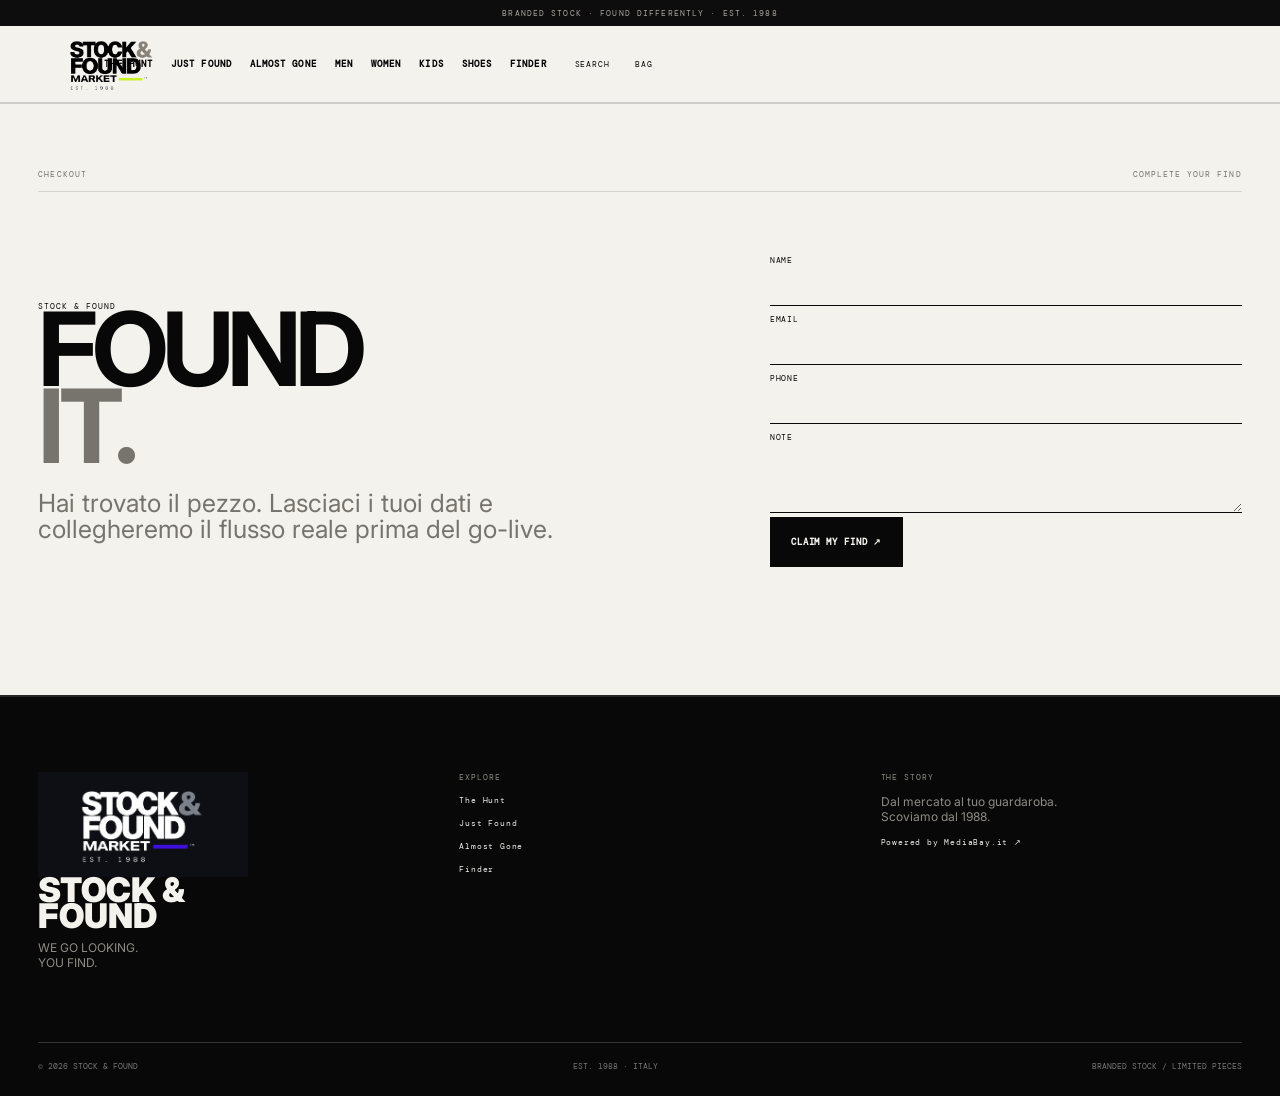
<file: checkout.html>
<!doctype html><html lang="it"><head><meta charset="utf-8"><meta name="viewport" content="width=device-width,initial-scale=1"><title>CHECKOUT — STOCK & FOUND 88</title><link rel="stylesheet" href="styles.css?v=88.10"><link rel="stylesheet" href="brand-system.css?v=96.1"><link rel="stylesheet" href="header-footer-logo-fix.css?v=97.1"><link rel="stylesheet" href="header-bg-fix.css?v=98.1"><link rel="stylesheet" href="logo-background-fix-v2.css?v=99.2"><link rel="stylesheet" href="market-story-v3.css?v=100.1"></head><body data-page="checkout"><div id="header"></div><main class="wrap checkout section"><div class="line"><span>CHECKOUT</span><span>COMPLETE YOUR FIND</span></div><div class="manifesto"><div><div class="eyebrow">STOCK &amp; FOUND 88</div><h2>FOUND<br><em>IT.</em></h2><p>Hai trovato il pezzo. Lasciaci i tuoi dati e collegheremo il flusso reale prima del go-live.</p></div><form id="checkoutForm"><label>NAME<input required name="name"></label><label>EMAIL<input required type="email" name="email"></label><label>PHONE<input name="phone"></label><label>NOTE<textarea name="note" rows="4"></textarea></label><button class="btn dark" type="submit">CLAIM MY FIND ↗</button></form></div></main><div id="footer"></div><div id="overlay" class="overlay"></div><aside id="cart" class="cart"></aside><script src="js/app.js?v=88.10"></script><script src="js/brand-system.js?v=96.1"></script><script src="js/header-footer-logo-fix.js?v=97.1"></script><script src="js/header-bg-fix.js?v=98.1"></script></body></html>
</file>
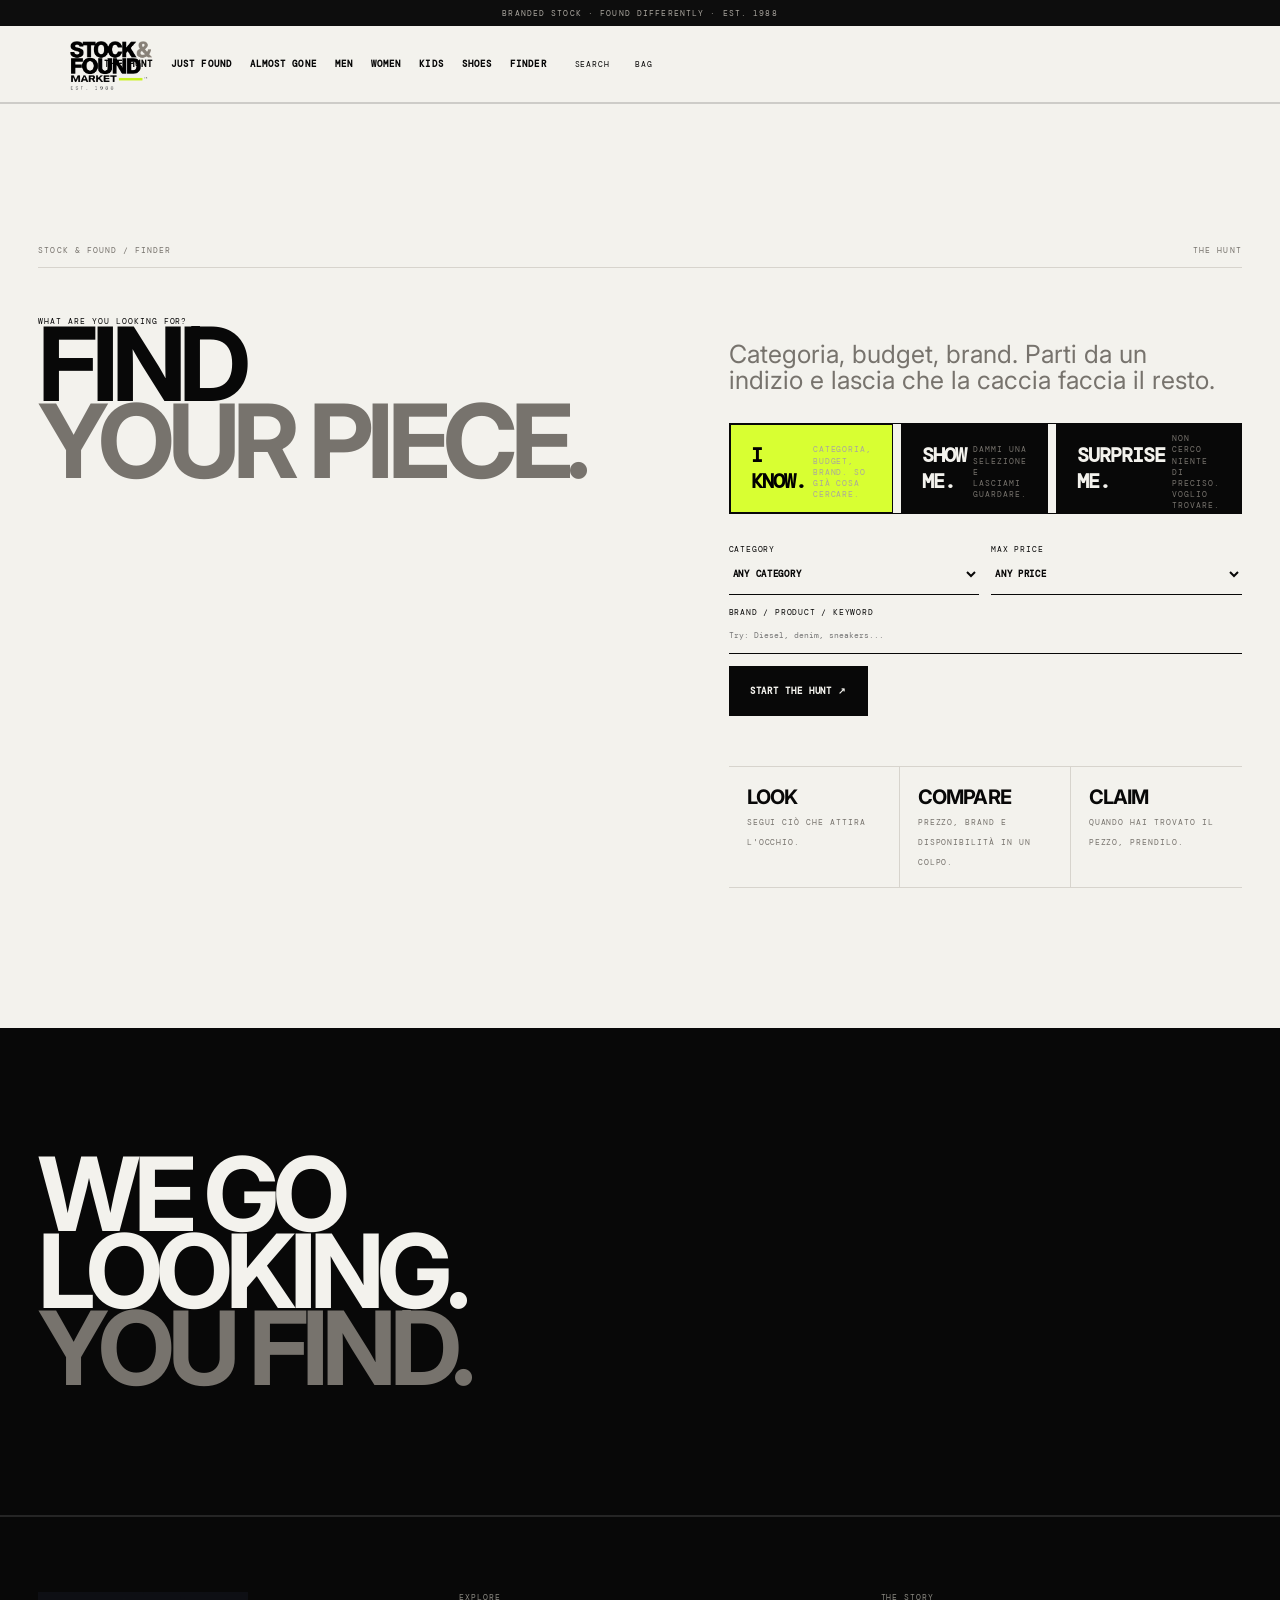
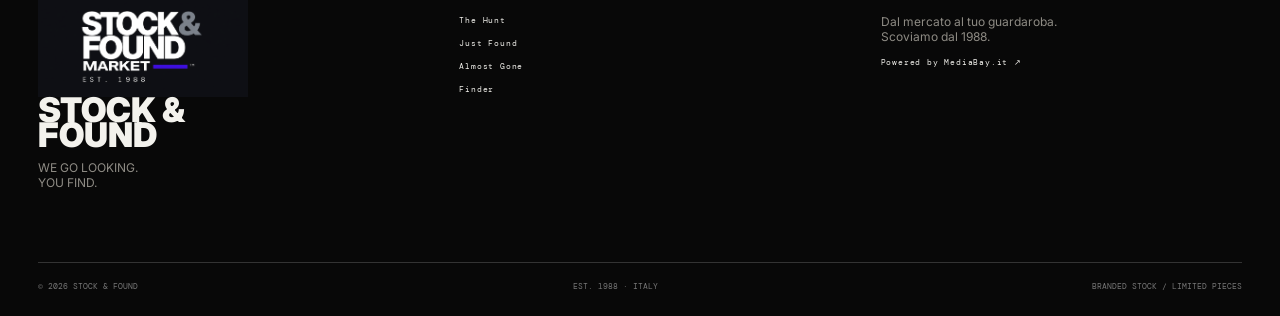
<file: finder.html>
<!doctype html><html lang="it"><head><meta charset="utf-8"><meta name="viewport" content="width=device-width,initial-scale=1"><title>FINDER — STOCK & FOUND 88</title><link rel="stylesheet" href="styles.css?v=88.10"><link rel="stylesheet" href="market.css?v=89.1"><link rel="stylesheet" href="brand-system.css?v=96.1"><link rel="stylesheet" href="header-footer-logo-fix.css?v=97.1"><link rel="stylesheet" href="header-bg-fix.css?v=98.1"><link rel="stylesheet" href="logo-background-fix-v2.css?v=99.2"><link rel="stylesheet" href="market-story-v3.css?v=100.1"></head><body data-page="finder"><div id="header"></div><main><section class="finder"><div class="wrap"><div class="line"><span>STOCK &amp; FOUND 88 / FINDER</span><span>THE HUNT</span></div><div class="finder-grid"><div><div class="eyebrow">WHAT ARE YOU LOOKING FOR?</div><h1>FIND<br><em>YOUR PIECE.</em></h1></div><div class="finder-copy"><p>Categoria, budget, brand. Parti da un indizio e lascia che la caccia faccia il resto.</p><form class="finder-form" id="finderForm"><label>CATEGORY<select id="finderCat"><option value="">ANY CATEGORY</option><option>Men</option><option>Women</option><option>Kids</option><option>Shoes</option><option>Accessories</option></select></label><label>MAX PRICE<select id="finderPrice"><option value="">ANY PRICE</option><option value="30">UNDER €30</option><option value="50">UNDER €50</option><option value="80">UNDER €80</option><option value="120">UNDER €120</option></select></label><label class="full">BRAND / PRODUCT / KEYWORD<input id="finderQuery" type="search" placeholder="Try: Diesel, denim, sneakers..."></label><div class="full"><button class="btn dark" type="submit">START THE HUNT ↗</button><div class="finder-result" id="finderResult"></div></div></form></div></div></div></section><section class="darkband"><div class="wrap"><h2>WE GO<br>LOOKING.<br><em>YOU FIND.</em></h2></div></section></main><div id="footer"></div><div id="overlay" class="overlay"></div><aside id="cart" class="cart"></aside><script src="js/app.js?v=88.10"></script><script src="js/market.js?v=89.1"></script><script src="js/brand-system.js?v=96.1"></script><script src="js/header-footer-logo-fix.js?v=97.1"></script><script src="js/header-bg-fix.js?v=98.1"></script></body></html>
</file>
<file: styles.css>
@import url('https://fonts.googleapis.com/css2?family=DM+Mono:wght@400;500&family=Inter:wght@400;600;700;800;900&display=swap');
:root{--paper:#f4f4f0;--ink:#0d0d0d;--muted:#77736d;--line:#d7d4cd;--soft:#ebe9e3;--pad:clamp(16px,3vw,48px);--max:1500px}*{box-sizing:border-box}html{scroll-behavior:smooth}body{margin:0;background:var(--paper);color:var(--ink);font-family:Inter,Arial,sans-serif}body.lock{overflow:hidden}a{color:inherit;text-decoration:none}button,input,select,textarea{font:inherit}.wrap{width:min(calc(100% - 2*var(--pad)),var(--max));margin:auto}.utility{background:var(--ink);color:#aaa69f;padding:8px var(--pad);text-align:center;font:8px 'DM Mono';letter-spacing:.14em}.header{position:sticky;top:0;z-index:50;background:rgba(244,244,240,.96);backdrop-filter:blur(14px);border-bottom:1px solid var(--line)}.head{width:min(calc(100% - 2*var(--pad)),var(--max));margin:auto;min-height:76px;display:grid;grid-template-columns:44px auto 1fr auto;gap:22px;align-items:center}.menu{display:none;border:0;background:none;font-size:20px}.logo{font-weight:900;font-size:19px;line-height:.78;letter-spacing:-.07em}.logo small{display:block;margin-top:7px;font:7px 'DM Mono';letter-spacing:.1em;color:var(--muted)}.nav{display:flex;justify-content:flex-end;gap:18px;flex-wrap:wrap}.nav a,.actions button{border:0;background:none;font:8px 'DM Mono';letter-spacing:.1em}.actions{display:flex;gap:14px}.hero{display:grid;grid-template-columns:42% 58%;min-height:calc(100svh - 76px)}.hero-copy{padding:clamp(28px,4vw,70px) var(--pad);background:var(--ink);color:#fff;display:flex;flex-direction:column;justify-content:space-between}.eyebrow,.line{font:8px 'DM Mono';letter-spacing:.13em}.hero h1{font-size:clamp(70px,11vw,180px);line-height:.72;letter-spacing:-.1em;margin:0}.hero h1 span{color:#aaa69f}.hero h1 em{font-style:normal;color:#fff}.hero-copy p{font-size:clamp(20px,2.2vw,34px);line-height:.95;max-width:580px;margin:35px 0}.hero-copy p strong{color:#aaa69f}.hero-bottom{display:flex;justify-content:space-between;gap:20px;align-items:end;font:8px 'DM Mono';letter-spacing:.1em}.hero-img{position:relative;overflow:hidden}.hero-img img{width:100%;height:100%;object-fit:cover;filter:saturate(.82)}.hero-img:after{content:'';position:absolute;inset:0;background:linear-gradient(180deg,rgba(0,0,0,.1),transparent 45%,rgba(0,0,0,.25))}.hero-code,.hero-tag{position:absolute;z-index:2;color:#fff;font:8px 'DM Mono';letter-spacing:.12em}.hero-code{top:25px;right:25px}.hero-tag{bottom:25px;left:25px}.btn{display:inline-flex;justify-content:center;gap:12px;padding:15px 18px;border:0;font:8px 'DM Mono';letter-spacing:.12em}.btn.light{background:#fff}.btn.dark{background:var(--ink);color:#fff}.marquee{overflow:hidden;white-space:nowrap;border-bottom:1px solid var(--line)}.marquee div{display:inline-block;padding:12px 0;font:8px 'DM Mono';letter-spacing:.14em;animation:m 30s linear infinite}@keyframes m{to{transform:translateX(-50%)}}.section{padding:clamp(75px,10vw,145px) 0}.line{display:flex;justify-content:space-between;border-bottom:1px solid var(--line);padding-bottom:12px;color:var(--muted)}.manifesto{display:grid;grid-template-columns:1fr .75fr;gap:8vw;margin-top:55px;align-items:end}.manifesto h2,.darkband h2,.split h2,.closing h2,.finder h1{font-size:clamp(60px,8vw,130px);line-height:.75;letter-spacing:-.09em;margin:0}.manifesto h2 em,.darkband h2 em,.split h2 em,.closing h2 em,.finder h1 em{font-style:normal;color:var(--muted)}.manifesto p,.darkband p,.split p,.finder-copy p{font-size:clamp(18px,2vw,25px);line-height:1.05;color:var(--muted)}.arrow{display:inline-block;margin-top:22px;font:8px 'DM Mono';letter-spacing:.12em}.grid{display:grid;grid-template-columns:repeat(4,1fr);gap:14px}.drop .grid{margin-top:40px}.media{position:relative;aspect-ratio:4/5;background:#e4e1da;overflow:hidden}.media img{width:100%;height:100%;object-fit:cover;transition:.5s}.card:hover img{transform:scale(1.04)}.badge{position:absolute;left:10px;top:10px;background:rgba(244,244,240,.92);padding:7px 8px;font:7px 'DM Mono';letter-spacing:.1em}.meta{padding:12px 0 28px}.meta small,.meta span{display:block;font:8px 'DM Mono';color:var(--muted)}.meta strong{display:block;margin:6px 0;font-size:14px}.meta del{margin-right:9px;color:#aaa}.darkband{background:var(--ink);color:#fff;padding:clamp(80px,10vw,150px) 0}.darkband-inner{display:grid;grid-template-columns:1fr .7fr;gap:8vw;align-items:end}.darkband p{color:#aaa69f}.category-grid{display:grid;grid-template-columns:repeat(5,1fr);border-left:1px solid var(--line);margin-top:28px}.category-grid a{min-height:250px;padding:18px;border-right:1px solid var(--line);border-bottom:1px solid var(--line);display:flex;flex-direction:column;justify-content:space-between}.category-grid span,.category-grid i{font:8px 'DM Mono';color:var(--muted)}.category-grid b{font-size:clamp(22px,3vw,44px);letter-spacing:-.06em}.split{display:grid;grid-template-columns:1fr 1fr}.split .image{min-height:680px}.split .image img{width:100%;height:100%;object-fit:cover}.split .copy{padding:clamp(55px,8vw,120px);background:var(--soft);display:flex;flex-direction:column;justify-content:center}.stamp{margin-top:45px;font:8px 'DM Mono';letter-spacing:.12em;color:var(--muted)}.closing{padding:clamp(80px,11vw,160px)}.newsletter{background:var(--ink);color:#fff;padding:clamp(80px,10vw,150px)}.newsletter-inner{display:grid;grid-template-columns:1fr .7fr;gap:8vw;align-items:end}.newsletter h2{font-size:clamp(58px,8vw,125px);line-height:.76;letter-spacing:-.08em}.newsletter p{color:#aaa69f;font-size:20px}.newsletter form{display:grid;gap:20px}.newsletter label,.checkout label,.finder-form label{font:8px 'DM Mono';letter-spacing:.1em}.newsletter input,.checkout input,.checkout textarea,.finder-form select,.finder-form input{width:100%;border:0;border-bottom:1px solid #555;background:transparent;padding:13px 0;outline:0}.newsletter input{color:#fff}.foot{background:#0d0d0d;color:#fff;padding:75px var(--pad) 25px}.footgrid{width:min(100%,var(--max));margin:auto;display:grid;grid-template-columns:1fr 1fr 1fr;gap:60px}.footbrand{font-weight:900;font-size:34px;line-height:.75}.foot p{color:#8e8b84;font-size:12px}.foot small,.foot a{display:block;font:8px 'DM Mono';letter-spacing:.1em}.foot a{margin-top:13px}.footbottom{width:min(100%,var(--max));margin:60px auto 0;border-top:1px solid #333;padding-top:18px;display:flex;justify-content:space-between;color:#777;font:8px 'DM Mono'}.overlay{position:fixed;inset:0;background:rgba(0,0,0,.45);z-index:90;opacity:0;visibility:hidden}.overlay.open{opacity:1;visibility:visible}.cart{position:fixed;z-index:100;right:0;top:0;width:min(440px,100%);height:100dvh;background:var(--paper);transform:translateX(100%);transition:.35s;padding:25px;display:flex;flex-direction:column}.cart.open{transform:none}.carttop{display:flex;justify-content:space-between;border-bottom:1px solid var(--line);padding-bottom:16px;font:9px 'DM Mono'}.carttop button{border:0;background:none}.cartlist{flex:1;overflow:auto;padding:20px 0}.cartitem{display:grid;grid-template-columns:76px 1fr;gap:14px;margin-bottom:20px}.cartitem img{width:76px;height:96px;object-fit:cover}.cartitem small,.cartitem span{display:block;font:8px 'DM Mono';color:var(--muted)}.cartitem strong{display:block;margin:5px 0;font-size:13px}.cartbottom{border-top:1px solid var(--line);padding-top:18px}.carttotal{display:flex;justify-content:space-between;font:9px 'DM Mono';margin-bottom:15px}.cartbottom .btn{width:100%}.shop-page,.checkout{padding-top:65px}.shop-title{display:grid;grid-template-columns:1fr .5fr;gap:8vw;align-items:end;padding:50px 0 45px}.shop-title h1{font-size:clamp(80px,12vw,180px);line-height:.73;letter-spacing:-.095em}.shop-title p{font-size:20px;color:var(--muted)}.filters{display:flex;flex-wrap:wrap;gap:8px}.filter{border:1px solid var(--line);background:transparent;padding:10px 13px;font:8px 'DM Mono'}.filter.active,.filter:hover{background:var(--ink);color:#fff}.shop-tools{border-top:1px solid var(--line);border-bottom:1px solid var(--line);padding:13px 0;display:flex;justify-content:space-between;font:8px 'DM Mono';color:var(--muted)}.product{display:grid;grid-template-columns:1.1fr .9fr;gap:8vw;padding:25px 0 120px}.product-image{min-height:720px;background:#e4e1da}.product-image img{width:100%;height:100%;min-height:720px;object-fit:cover}.product-info{padding-top:30px;position:sticky;top:110px;height:max-content}.product-info h1{font-size:clamp(42px,6vw,86px);line-height:.82;letter-spacing:-.075em}.price{font:14px 'DM Mono';border-bottom:1px solid var(--line);padding-bottom:20px}.price del{color:#888;margin-left:10px}.sizes{display:flex;gap:6px;flex-wrap:wrap}.size{min-width:48px;padding:12px;border:1px solid var(--line);background:transparent;font:9px 'DM Mono'}.size.active{background:var(--ink);color:#fff}.add{width:100%;padding:18px;background:var(--ink);color:#fff;border:0;font:9px 'DM Mono';letter-spacing:.11em}.note{margin-top:18px;padding-top:18px;border-top:1px solid var(--line);font:8px/1.5 'DM Mono';color:var(--muted)}.finder{padding:clamp(80px,11vw,155px) 0;background:var(--soft)}.finder-grid{display:grid;grid-template-columns:1.15fr .85fr;gap:8vw;margin-top:48px}.finder-form{display:grid;grid-template-columns:1fr 1fr;gap:12px;margin-top:30px}.finder-form .full{grid-column:1/-1}.finder-result{margin-top:20px;font:9px 'DM Mono';color:var(--muted)}.search-panel{position:fixed;left:0;right:0;top:84px;z-index:79;background:rgba(244,244,240,.98);padding:25px var(--pad);border-bottom:1px solid var(--line);transform:translateY(-120%);opacity:0;pointer-events:none;transition:.35s}.search-panel.open{transform:none;opacity:1;pointer-events:auto}.search-inner{width:min(100%,var(--max));margin:auto;display:flex;border-bottom:1px solid var(--ink);padding-bottom:14px}.search-inner input{flex:1;border:0;background:transparent;outline:0;font-size:clamp(24px,4vw,55px);font-weight:700}.search-inner button{border:0;background:none;font:8px 'DM Mono'}.search-results{width:min(100%,var(--max));margin:18px auto;display:grid;grid-template-columns:repeat(4,1fr);gap:12px}.search-results a{display:grid;grid-template-columns:55px 1fr;gap:10px}.search-results img{width:55px;height:68px;object-fit:cover}.search-results small,.search-results span{display:block;font:7px 'DM Mono';color:var(--muted)}.mobile-menu{position:fixed;inset:0;z-index:9999;background:var(--paper);padding:88px 24px 30px;display:flex;flex-direction:column;transform:translateX(100%);visibility:hidden;opacity:0;transition:.35s;overflow:auto}.mobile-menu.open{transform:none;visibility:visible;opacity:1}.mobile-menu a{padding:17px 0;border-bottom:1px solid var(--line);font:900 clamp(28px,8vw,48px)/.9 Inter;letter-spacing:-.06em}.mobile-menu-top{position:absolute;top:24px;left:24px;right:24px;display:flex;justify-content:space-between;font:8px 'DM Mono'}.mobile-menu-top button{border:0;background:none;font:8px 'DM Mono'}
@media(max-width:900px){.head{grid-template-columns:40px 1fr auto}.menu{display:block}.nav{display:none}.hero{grid-template-columns:1fr}.hero-copy{min-height:550px}.hero-img{height:68svh;min-height:450px}.grid{grid-template-columns:repeat(2,1fr)}.manifesto,.darkband-inner,.shop-title,.product,.newsletter-inner,.finder-grid,.split{grid-template-columns:1fr}.category-grid{grid-template-columns:repeat(2,1fr)}.footgrid{grid-template-columns:1fr 1fr}.product-info{position:static}.product-image,.product-image img{min-height:550px}.search-results{grid-template-columns:repeat(2,1fr)}}@media(max-width:600px){.hero h1{font-size:clamp(62px,19vw,105px)}.hero-copy p{font-size:20px}.hero-bottom{display:block}.hero-bottom .btn{margin-bottom:18px}.hero-img{height:62svh;min-height:430px}.grid{gap:8px}.manifesto h2,.darkband h2,.split h2,.closing h2,.finder h1{font-size:clamp(58px,17vw,96px)}.category-grid a{min-height:155px;padding:13px}.split .image{min-height:430px}.split .copy{min-height:500px}.footgrid{grid-template-columns:1fr}.footbottom{flex-direction:column}.shop-page,.checkout{padding-top:40px}.shop-title{padding:35px 0}.shop-title h1{font-size:clamp(72px,22vw,120px)}.product-image,.product-image img{min-height:480px}.product-info h1{font-size:52px}.finder-form{grid-template-columns:1fr}.finder-form .full{grid-column:auto}.search-results{grid-template-columns:1fr}.search-inner input{font-size:28px}}
</file>
<file: brand-system.css>
/* ============================================================
   STOCK & FOUND MARKET — BRAND SYSTEM V1
   Global visual identity for every page.
   Brand: STOCK & FOUND MARKET
   Heritage: EST. 1988
   ============================================================ */

:root{
  --sfm-black:#080808;
  --sfm-paper:#F3F2ED;
  --sfm-acid:#D8FF32;
  --sfm-red:#FF4A2F;
  --sfm-line:#CBC9C1;
  --sfm-muted:#77756E;
  --sfm-gray:#A7A59E;
  --sfm-white:#FFFFFF;

  --sfm-display:Inter,Arial,Helvetica,sans-serif;
  --sfm-mono:"DM Mono","Roboto Mono",monospace;

  --sfm-radius:0px;
  --sfm-ease:cubic-bezier(.2,.8,.2,1);
}

html,
body{
  width:100%!important;
  max-width:100%!important;
  min-width:0!important;
  overflow-x:hidden!important;
  background:var(--sfm-paper)!important;
  color:var(--sfm-black)!important;
}

body.sfm-brand{
  font-family:var(--sfm-display)!important;
}

/* -------------------- RESET / TYPE -------------------- */

body.sfm-brand *,
body.sfm-brand *::before,
body.sfm-brand *::after{
  border-radius:0!important;
  box-sizing:border-box;
}

body.sfm-brand a{
  color:inherit;
  text-decoration:none;
}

body.sfm-brand img{
  max-width:100%;
}

body.sfm-brand h1,
body.sfm-brand h2,
body.sfm-brand h3,
body.sfm-brand h4,
body.sfm-brand p{
  text-wrap:balance;
}

body.sfm-brand h1,
body.sfm-brand h2,
body.sfm-brand h3{
  letter-spacing:-.065em;
}

body.sfm-brand .eyebrow,
body.sfm-brand .micro,
body.sfm-brand .label,
body.sfm-brand small,
body.sfm-brand .meta,
body.sfm-brand .product-code{
  font-family:var(--sfm-mono)!important;
  letter-spacing:.12em!important;
  text-transform:uppercase;
}

/* -------------------- HEADER -------------------- */

body.sfm-brand #header,
body.sfm-brand header{
  background:var(--sfm-paper)!important;
  color:var(--sfm-black)!important;
  border-bottom:1px solid var(--sfm-line)!important;
  position:relative;
  z-index:1000;
}

body.sfm-brand #header .logo,
body.sfm-brand #header .site-logo,
body.sfm-brand #header .brand,
body.sfm-brand header .logo,
body.sfm-brand header .site-logo,
body.sfm-brand header .brand{
  width:150px!important;
  height:74px!important;
  flex:0 0 150px!important;
  position:relative!important;
  overflow:hidden!important;
  background:var(--sfm-paper)!important;
  line-height:0!important;
}

body.sfm-brand .sfm-brand-logo{
  position:absolute!important;
  width:265%!important;
  height:265%!important;
  left:-82.5%!important;
  top:-82.5%!important;
  max-width:none!important;
  object-fit:contain!important;
  object-position:center!important;
  display:block!important;
}

body.sfm-brand .nav a,
body.sfm-brand .nav button,
body.sfm-brand #header a,
body.sfm-brand header a{
  font-family:var(--sfm-mono)!important;
  font-size:9px!important;
  font-weight:700!important;
  letter-spacing:.12em!important;
  text-transform:uppercase;
}

body.sfm-brand #menuBtn,
body.sfm-brand #searchBtn,
body.sfm-brand #bagBtn{
  color:var(--sfm-black)!important;
}

/* -------------------- GLOBAL BUTTON SYSTEM -------------------- */

body.sfm-brand .btn,
body.sfm-brand button[type="submit"],
body.sfm-brand .checkout button,
body.sfm-brand .finder button{
  appearance:none!important;
  border:1px solid var(--sfm-black)!important;
  background:var(--sfm-black)!important;
  color:var(--sfm-paper)!important;
  min-height:50px!important;
  padding:0 20px!important;
  display:inline-flex!important;
  align-items:center!important;
  justify-content:center!important;
  gap:7px!important;
  font-family:var(--sfm-mono)!important;
  font-size:9px!important;
  font-weight:900!important;
  letter-spacing:.1em!important;
  text-transform:uppercase!important;
  cursor:pointer;
  transition:background .2s var(--sfm-ease),color .2s var(--sfm-ease),transform .2s var(--sfm-ease);
}

body.sfm-brand .btn:hover,
body.sfm-brand button[type="submit"]:hover{
  background:var(--sfm-acid)!important;
  color:#000!important;
  transform:translateY(-2px);
}

body.sfm-brand .btn.light{
  background:var(--sfm-acid)!important;
  color:#000!important;
  border-color:var(--sfm-acid)!important;
}

body.sfm-brand .btn.light:hover{
  background:var(--sfm-paper)!important;
  border-color:var(--sfm-paper)!important;
}

body.sfm-brand .btn.outline,
body.sfm-brand .secondary{
  background:transparent!important;
  color:var(--sfm-black)!important;
}

/* -------------------- HERO / MAJOR BANDS -------------------- */

body.sfm-brand .hero{
  background:var(--sfm-black)!important;
  color:var(--sfm-paper)!important;
  border:0!important;
}

body.sfm-brand .hero-copy p{
  letter-spacing:-.085em!important;
  font-weight:900!important;
}

body.sfm-brand .hero-copy p strong,
body.sfm-brand .hero h1 em,
body.sfm-brand .hero h2 em{
  color:var(--sfm-acid)!important;
}

body.sfm-brand .hero-tag,
body.sfm-brand .hero .micro{
  color:rgba(243,242,237,.62)!important;
}

body.sfm-brand .market-pulse{
  background:var(--sfm-acid)!important;
  color:#000!important;
  border:0!important;
}

body.sfm-brand .market-pulse *{
  color:#000!important;
}

/* Eliminate old teal/blue branding remnants. */
body.sfm-brand .darkband,
body.sfm-brand .dark-band{
  background:var(--sfm-black)!important;
  color:var(--sfm-paper)!important;
}

body.sfm-brand [style*="#0f"],
body.sfm-brand [style*="teal"],
body.sfm-brand [style*="rgb(15,"]{
  /* Intentional no-op hook; inline styles are handled in JS where possible. */
}

/* -------------------- SECTION SYSTEM -------------------- */

body.sfm-brand main > section{
  width:100%!important;
  max-width:none!important;
}

body.sfm-brand .market-intro,
body.sfm-brand .categories,
body.sfm-brand .brand-wall,
body.sfm-brand .newsletter{
  background:var(--sfm-paper)!important;
  color:var(--sfm-black)!important;
}

body.sfm-brand .market-intro::before,
body.sfm-brand .categories::before,
body.sfm-brand .brand-wall::before,
body.sfm-brand .newsletter::before{
  font-family:var(--sfm-mono)!important;
  font-size:9px!important;
  font-weight:900!important;
  letter-spacing:.14em!important;
  color:var(--sfm-muted)!important;
}

/* -------------------- MARKET / PRODUCT CARDS -------------------- */

body.sfm-brand .market-stall,
body.sfm-brand .market-tile,
body.sfm-brand .product-card,
body.sfm-brand .card,
body.sfm-brand .product{
  border-color:var(--sfm-line)!important;
  background:var(--sfm-paper)!important;
  color:var(--sfm-black)!important;
}

body.sfm-brand .market-stall:hover,
body.sfm-brand .market-tile:hover,
body.sfm-brand .product-card:hover{
  background:#EAE9E2!important;
}

body.sfm-brand .market-stall img,
body.sfm-brand .market-tile img,
body.sfm-brand .product-card img,
body.sfm-brand .product img{
  filter:saturate(.9) contrast(1.02);
}

body.sfm-brand .badge,
body.sfm-brand .product-badge,
body.sfm-brand .tag{
  background:var(--sfm-acid)!important;
  color:#000!important;
  border:0!important;
  font-family:var(--sfm-mono)!important;
  font-weight:900!important;
  letter-spacing:.08em!important;
}

/* -------------------- SHOP / THE HUNT -------------------- */

body.sfm-brand .shop,
body.sfm-brand .shop-main,
body.sfm-brand .products-section{
  background:var(--sfm-paper)!important;
}

body.sfm-brand .shop h1,
body.sfm-brand .hunt-title{
  font-size:clamp(54px,9vw,140px)!important;
  line-height:.8!important;
  letter-spacing:-.085em!important;
  font-weight:900!important;
}

body.sfm-brand .filters,
body.sfm-brand .hunt-tools,
body.sfm-brand .filterbar{
  background:var(--sfm-paper)!important;
  border-color:var(--sfm-line)!important;
}

body.sfm-brand .hunt-chip,
body.sfm-brand .filter,
body.sfm-brand select{
  border:1px solid var(--sfm-black)!important;
  background:transparent!important;
  color:var(--sfm-black)!important;
  font-family:var(--sfm-mono)!important;
  font-size:9px!important;
  font-weight:900!important;
  letter-spacing:.08em!important;
  text-transform:uppercase!important;
}

body.sfm-brand .hunt-chip.active,
body.sfm-brand .filter.active{
  background:var(--sfm-black)!important;
  color:var(--sfm-paper)!important;
}

/* -------------------- PRODUCT PAGE -------------------- */

body.sfm-brand .product-page,
body.sfm-brand .product-detail,
body.sfm-brand .product-info{
  background:var(--sfm-paper)!important;
  color:var(--sfm-black)!important;
}

body.sfm-brand .product-info h1{
  font-size:clamp(42px,7vw,100px)!important;
  line-height:.82!important;
  font-weight:900!important;
  letter-spacing:-.075em!important;
}

body.sfm-brand .product-info .price,
body.sfm-brand .product-price{
  font-family:var(--sfm-mono)!important;
  font-weight:900!important;
}

body.sfm-brand .size,
body.sfm-brand .size-btn,
body.sfm-brand .sizes button{
  background:transparent!important;
  color:var(--sfm-black)!important;
  border:1px solid var(--sfm-line)!important;
  font-family:var(--sfm-mono)!important;
}

body.sfm-brand .size.selected,
body.sfm-brand .size-btn.selected,
body.sfm-brand .sizes button.selected{
  background:var(--sfm-black)!important;
  color:var(--sfm-paper)!important;
  border-color:var(--sfm-black)!important;
}

body.sfm-brand .note{
  border-left:3px solid var(--sfm-acid)!important;
  background:#EAE9E2!important;
  color:var(--sfm-black)!important;
}

/* -------------------- FINDER -------------------- */

body.sfm-brand .finder,
body.sfm-brand .finder-main{
  background:var(--sfm-paper)!important;
}

body.sfm-brand .finder-modes{
  border:1px solid var(--sfm-black)!important;
}

body.sfm-brand .finder-mode{
  background:transparent!important;
  color:var(--sfm-black)!important;
  border-right:1px solid var(--sfm-black)!important;
}

body.sfm-brand .finder-mode.active,
body.sfm-brand .finder-mode:hover{
  background:var(--sfm-acid)!important;
  color:#000!important;
}

body.sfm-brand .finder-surprise{
  background:var(--sfm-black)!important;
  color:var(--sfm-paper)!important;
  border:0!important;
}

body.sfm-brand .finder input,
body.sfm-brand .finder select{
  background:transparent!important;
  color:var(--sfm-black)!important;
  border:0!important;
  border-bottom:1px solid var(--sfm-black)!important;
  border-radius:0!important;
}

/* -------------------- CHECKOUT -------------------- */

body.sfm-brand .checkout,
body.sfm-brand .checkout-page{
  background:var(--sfm-paper)!important;
  color:var(--sfm-black)!important;
}

body.sfm-brand .checkout h1{
  font-size:clamp(56px,9vw,135px)!important;
  line-height:.8!important;
  letter-spacing:-.085em!important;
  font-weight:900!important;
}

body.sfm-brand .checkout input,
body.sfm-brand .checkout textarea,
body.sfm-brand .checkout select{
  background:transparent!important;
  color:var(--sfm-black)!important;
  border:0!important;
  border-bottom:1px solid var(--sfm-black)!important;
  border-radius:0!important;
  padding:14px 0!important;
  font-family:var(--sfm-display)!important;
}

/* -------------------- SEARCH / MOBILE MENU -------------------- */

body.sfm-brand .search-panel{
  background:var(--sfm-black)!important;
  color:var(--sfm-paper)!important;
  border:0!important;
}

body.sfm-brand .search-panel input{
  color:var(--sfm-paper)!important;
  border-color:var(--sfm-paper)!important;
  background:transparent!important;
}

body.sfm-brand .mobile-menu{
  background:var(--sfm-paper)!important;
  color:var(--sfm-black)!important;
}

body.sfm-brand .mobile-menu a{
  font-family:var(--sfm-display)!important;
  font-weight:900!important;
  letter-spacing:-.06em!important;
  border-color:var(--sfm-line)!important;
}

body.sfm-brand .mobile-menu a:hover{
  background:var(--sfm-acid)!important;
}

/* -------------------- CART -------------------- */

body.sfm-brand .cart-drawer,
body.sfm-brand #cartDrawer{
  background:var(--sfm-paper)!important;
  color:var(--sfm-black)!important;
  border-left:1px solid var(--sfm-black)!important;
}

body.sfm-brand .carttop,
body.sfm-brand .cartbottom{
  border-color:var(--sfm-line)!important;
}

body.sfm-brand .cartbottom .btn{
  background:var(--sfm-black)!important;
  color:var(--sfm-acid)!important;
}

/* -------------------- STORY / CLOSING -------------------- */

body.sfm-brand .split{
  background:var(--sfm-black)!important;
  color:var(--sfm-paper)!important;
}

body.sfm-brand .split h2 em,
body.sfm-brand .closing h2 em{
  color:var(--sfm-acid)!important;
  font-style:normal!important;
}

body.sfm-brand .closing{
  background:var(--sfm-acid)!important;
  color:#000!important;
}

body.sfm-brand .closing h2 em{
  color:transparent!important;
  -webkit-text-stroke:2px #000!important;
}

body.sfm-brand .closing .btn{
  background:#000!important;
  color:var(--sfm-acid)!important;
}

/* -------------------- FOOTER -------------------- */

body.sfm-brand footer,
body.sfm-brand #footer{
  background:var(--sfm-black)!important;
  color:var(--sfm-paper)!important;
  border-top:1px solid #262626!important;
}

body.sfm-brand footer a,
body.sfm-brand #footer a{
  color:var(--sfm-paper)!important;
}

body.sfm-brand footer .micro,
body.sfm-brand #footer .micro,
body.sfm-brand footer small,
body.sfm-brand #footer small{
  color:#8C8A83!important;
}

body.sfm-brand .sfm-footer-logo{
  width:190px!important;
  max-width:65vw!important;
  background:var(--sfm-paper)!important;
  display:block!important;
}

/* -------------------- REMOVE LEGACY TEAL -------------------- */

body.sfm-brand .teal,
body.sfm-brand .blue-band,
body.sfm-brand .cyan-band{
  background:var(--sfm-black)!important;
  color:var(--sfm-paper)!important;
}

/* -------------------- RESPONSIVE -------------------- */

@media(max-width:900px){
  body.sfm-brand #header .logo,
  body.sfm-brand #header .site-logo,
  body.sfm-brand #header .brand,
  body.sfm-brand header .logo,
  body.sfm-brand header .site-logo,
  body.sfm-brand header .brand{
    width:138px!important;
    height:68px!important;
    flex-basis:138px!important;
  }

  body.sfm-brand .sfm-brand-logo{
    width:265%!important;
    height:265%!important;
    left:-82.5%!important;
    top:-82.5%!important;
  }

  body.sfm-brand .shop h1,
  body.sfm-brand .hunt-title{
    font-size:clamp(54px,17vw,90px)!important;
  }

  body.sfm-brand .product-info h1{
    font-size:clamp(48px,15vw,82px)!important;
  }

  body.sfm-brand .finder-modes{
    display:grid!important;
    grid-template-columns:1fr!important;
  }

  body.sfm-brand .finder-mode{
    border-right:0!important;
    border-bottom:1px solid var(--sfm-black)!important;
  }

  body.sfm-brand .checkout h1{
    font-size:clamp(58px,17vw,92px)!important;
  }
}

@media(max-width:430px){
  body.sfm-brand .btn{
    min-height:48px!important;
    padding:0 16px!important;
  }
}
</file>
<file: header-footer-logo-fix.css>
/* ============================================================
   STOCK & FOUND MARKET — HEADER / FOOTER LOGO FIX
   Code-only fix: uses the existing logo artwork, no image edit.
   ============================================================ */

:root{
  --sfm-paper:#F3F2ED;
  --sfm-black:#080808;
  --sfm-acid:#D8FF32;
  --sfm-line:#CBC9C1;
}

/* ---------- ONE HEADER SYSTEM ON EVERY PAGE ---------- */

body.sfm-global-logo #header,
body.sfm-global-logo header{
  background:var(--sfm-paper)!important;
  color:var(--sfm-black)!important;
  border-bottom:1px solid var(--sfm-line)!important;
}

body.sfm-global-logo #header .logo,
body.sfm-global-logo #header .site-logo,
body.sfm-global-logo #header .brand,
body.sfm-global-logo header .logo,
body.sfm-global-logo header .site-logo,
body.sfm-global-logo header .brand{
  width:148px!important;
  height:72px!important;
  min-width:148px!important;
  max-width:148px!important;
  flex:0 0 148px!important;
  display:flex!important;
  align-items:center!important;
  justify-content:center!important;
  position:relative!important;
  overflow:hidden!important;
  background:transparent!important;
  border:0!important;
  line-height:0!important;
}

/* No pseudo text or old MARKET/88 lockups. */
body.sfm-global-logo .logo::before,
body.sfm-global-logo .logo::after,
body.sfm-global-logo .site-logo::before,
body.sfm-global-logo .site-logo::after,
body.sfm-global-logo .brand::before,
body.sfm-global-logo .brand::after{
  content:none!important;
  display:none!important;
}

/* Existing generated artwork: correct aspect ratio, no crop.
   Multiply makes the paper background visually disappear against
   the paper header without editing the source image. */
body.sfm-global-logo .sfm-real-logo-img{
  width:100%!important;
  height:100%!important;
  max-width:none!important;
  object-fit:contain!important;
  object-position:center!important;
  display:block!important;
  mix-blend-mode:multiply!important;
  filter:none!important;
}

/* ---------- INTERNAL PAGES: EXACT SAME HEADER ---------- */

body.sfm-global-logo[data-sfm-page="internal"] #header .logo,
body.sfm-global-logo[data-sfm-page="internal"] #header .site-logo,
body.sfm-global-logo[data-sfm-page="internal"] #header .brand,
body.sfm-global-logo[data-sfm-page="internal"] header .logo,
body.sfm-global-logo[data-sfm-page="internal"] header .site-logo,
body.sfm-global-logo[data-sfm-page="internal"] header .brand{
  width:148px!important;
  height:72px!important;
  min-width:148px!important;
  max-width:148px!important;
}

/* ---------- FOOTER ---------- */

body.sfm-global-logo #footer,
body.sfm-global-logo footer{
  background:var(--sfm-black)!important;
  color:var(--sfm-paper)!important;
  border-top:1px solid #252525!important;
}

body.sfm-global-logo .sfm-footer-logo{
  width:210px!important;
  height:auto!important;
  max-width:70vw!important;
  display:block!important;
  object-fit:contain!important;
  object-position:center!important;
  /* Same artwork, visually converted for the dark footer.
     No source image is changed. */
  filter:invert(1)!important;
  mix-blend-mode:screen!important;
  background:transparent!important;
}

/* Hide duplicate old footer brand text when our image is mounted. */
body.sfm-global-logo .sfm-footer-brand-copy{
  display:none!important;
}

/* ---------- DESKTOP ---------- */

@media(min-width:901px){
  body.sfm-global-logo #header .logo,
  body.sfm-global-logo #header .site-logo,
  body.sfm-global-logo #header .brand,
  body.sfm-global-logo header .logo,
  body.sfm-global-logo header .site-logo,
  body.sfm-global-logo header .brand{
    width:172px!important;
    height:78px!important;
    min-width:172px!important;
    max-width:172px!important;
    flex-basis:172px!important;
  }

  body.sfm-global-logo .sfm-real-logo-img{
    width:100%!important;
    height:100%!important;
  }
}

/* ---------- MOBILE ---------- */

@media(max-width:900px){
  body.sfm-global-logo #header .logo,
  body.sfm-global-logo #header .site-logo,
  body.sfm-global-logo #header .brand,
  body.sfm-global-logo header .logo,
  body.sfm-global-logo header .site-logo,
  body.sfm-global-logo header .brand{
    width:142px!important;
    height:68px!important;
    min-width:142px!important;
    max-width:142px!important;
    flex-basis:142px!important;
  }

  body.sfm-global-logo .sfm-real-logo-img{
    width:100%!important;
    height:100%!important;
  }

  body.sfm-global-logo .sfm-footer-logo{
    width:185px!important;
    max-width:72vw!important;
  }
}

/* ---------- EXTRA SMALL DEVICES ---------- */

@media(max-width:380px){
  body.sfm-global-logo #header .logo,
  body.sfm-global-logo #header .site-logo,
  body.sfm-global-logo #header .brand,
  body.sfm-global-logo header .logo,
  body.sfm-global-logo header .site-logo,
  body.sfm-global-logo header .brand{
    width:128px!important;
    height:62px!important;
    min-width:128px!important;
    max-width:128px!important;
    flex-basis:128px!important;
  }
}
</file>
<file: header-bg-fix.css>
/* STOCK & FOUND MARKET — HEADER BACKGROUND MATCH
   The generated logo artwork has a background of RGB(239,236,227).
   Match the entire header to that exact tone so the logo square disappears.
*/

:root{
  --sfm-logo-paper:#EFECE3;
}

/* Header and all of its internal surfaces */
body.sfm-header-bg-fix #header,
body.sfm-header-bg-fix header,
body.sfm-header-bg-fix #header *,
body.sfm-header-bg-fix header *{
  --header-bg:var(--sfm-logo-paper);
}

body.sfm-header-bg-fix #header,
body.sfm-header-bg-fix header{
  background:var(--sfm-logo-paper)!important;
  background-color:var(--sfm-logo-paper)!important;
}

/* Prevent inherited paper backgrounds from exposing a different tone
   around the actual logo image. */
body.sfm-header-bg-fix #header .logo,
body.sfm-header-bg-fix #header .site-logo,
body.sfm-header-bg-fix #header .brand,
body.sfm-header-bg-fix header .logo,
body.sfm-header-bg-fix header .site-logo,
body.sfm-header-bg-fix header .brand{
  background:var(--sfm-logo-paper)!important;
}

/* Keep the logo image itself unchanged. */
body.sfm-header-bg-fix .sfm-real-logo-img,
body.sfm-header-bg-fix .sfm-brand-logo{
  background:var(--sfm-logo-paper)!important;
}

/* On mobile the complete header row must use the same tone. */
@media(max-width:900px){
  body.sfm-header-bg-fix #header,
  body.sfm-header-bg-fix header{
    background-color:var(--sfm-logo-paper)!important;
  }
}
</file>
<file: logo-background-fix-v2.css>
/* STOCK & FOUND MARKET — LOGO BACKGROUND FIX V2
   Code-only: the source logo is not redrawn.
   The light image field is composited away against the header paper.
*/

/* Header: darken makes the lighter logo canvas disappear into the
   darker paper background while preserving the black artwork + acid line. */
body.sfm-global-logo #header .sfm-real-logo-img,
body.sfm-brand #header .sfm-brand-logo,
body.sfm-global-logo header .sfm-real-logo-img,
body.sfm-brand header .sfm-brand-logo{
  background:transparent!important;
  mix-blend-mode:darken!important;
  isolation:isolate;
  object-fit:contain!important;
  object-position:center!important;
}

/* Remove any artificial logo box from all wrappers. */
body.sfm-global-logo #header .logo,
body.sfm-global-logo #header .site-logo,
body.sfm-global-logo #header .brand,
body.sfm-brand #header .logo,
body.sfm-brand #header .site-logo,
body.sfm-brand #header .brand,
body.sfm-global-logo header .logo,
body.sfm-global-logo header .site-logo,
body.sfm-global-logo header .brand{
  background:transparent!important;
  box-shadow:none!important;
  border:0!important;
}

/* The header itself owns the paper color. */
body.sfm-global-logo #header,
body.sfm-brand #header,
body.sfm-global-logo header,
body.sfm-brand header{
  background:#F3F2ED!important;
}

/* Footer stays genuinely dark; invert the artwork and screen it,
   so the original light canvas does not become a visible rectangle. */
body.sfm-global-logo #footer .sfm-footer-logo,
body.sfm-global-logo footer .sfm-footer-logo{
  background:transparent!important;
  filter:invert(1)!important;
  mix-blend-mode:screen!important;
  box-shadow:none!important;
}

/* Prevent old logo helper backgrounds. */
body.sfm-global-logo .sfm-brand-logo,
body.sfm-global-logo .sfm-real-logo-img{
  box-shadow:none!important;
}

/* Mobile */
@media(max-width:900px){
  body.sfm-global-logo #header .sfm-real-logo-img,
  body.sfm-brand #header .sfm-brand-logo{
    mix-blend-mode:darken!important;
  }
}
</file>
<file: market-story-v3.css>
/* STOCK & FOUND 88 — MARKET STORY V3
   Mobile-first editorial redesign.
   Goal: less dead space, clearer hierarchy, stronger discovery behavior.
*/

:root{
  --sfm-paper:#F3F2ED;
  --sfm-ink:#0A0A0A;
  --sfm-muted:#77756F;
  --sfm-line:rgba(10,10,10,.16);
  --sfm-acid:#D8FF32;
}

/* ===== SECTION RESET ===== */
.market-intro,
.market-story,
.sfm-market-story-v2,
.sfm-market-story{
  position:relative;
  background:var(--sfm-paper)!important;
  color:var(--sfm-ink)!important;
  overflow:hidden;
}

/* Kill the oversized gaps created by previous editorial layers */
.market-intro{
  min-height:0!important;
  height:auto!important;
  padding:clamp(56px,9vw,120px) 0 0!important;
  margin:0!important;
}

/* ===== TOP STORY ===== */
.market-intro .market-intro-inner,
.market-intro .story-inner,
.market-intro > div{
  max-width:1400px;
}

.market-intro h2,
.market-intro h1,
.market-intro .market-title{
  margin:0!important;
  max-width:980px;
  font-size:clamp(58px,13vw,168px)!important;
  line-height:.82!important;
  letter-spacing:-.075em!important;
  font-weight:900!important;
  text-transform:uppercase;
}

.market-intro h2 span,
.market-intro h1 span{
  display:block;
}

.market-intro p{
  max-width:720px!important;
  margin:38px 0 0!important;
  font-size:clamp(19px,2.4vw,31px)!important;
  line-height:1.13!important;
  letter-spacing:-.025em!important;
  color:var(--sfm-muted)!important;
}

.market-intro p strong{
  color:var(--sfm-ink)!important;
}

.market-intro .market-enter,
.market-intro .enter-hunt,
.market-intro a[href*="shop"],
.market-intro a[href*="finder"]{
  display:inline-flex!important;
  margin-top:30px!important;
  padding:0!important;
  border:0!important;
  background:none!important;
  color:var(--sfm-ink)!important;
  font-family:inherit;
  font-size:12px!important;
  font-weight:700!important;
  letter-spacing:.14em!important;
  text-transform:uppercase;
  text-decoration:none!important;
}

/* little cursor line */
.market-intro .market-enter::after,
.market-intro .enter-hunt::after{
  content:"";
  width:34px;
  height:1px;
  margin-left:12px;
  background:currentColor;
  transition:width .25s ease;
}
.market-intro .market-enter:hover::after,
.market-intro .enter-hunt:hover::after{width:58px}

/* ===== MARKET CARDS / STORY STEPS ===== */
.market-intro .market-steps,
.market-intro .story-steps,
.market-intro .steps,
.sfm-story-steps{
  margin-top:clamp(64px,9vw,112px)!important;
  border-top:1px solid var(--sfm-line);
}

.market-intro .market-step,
.market-intro .story-step,
.market-intro .step,
.sfm-story-step{
  min-height:0!important;
  padding:25px 0 28px!important;
  border-bottom:1px solid var(--sfm-line);
  display:grid!important;
  grid-template-columns:110px 1fr auto;
  gap:24px;
  align-items:start;
  cursor:pointer;
  transition:padding .3s ease, background .3s ease;
}

.market-intro .market-step:hover,
.market-intro .story-step:hover,
.market-intro .step:hover,
.sfm-story-step:hover{
  padding-left:18px!important;
  padding-right:18px!important;
  background:rgba(216,255,50,.38);
}

.market-intro .step-number,
.market-intro .step-label,
.sfm-story-step .step-number{
  font-family:ui-monospace,SFMono-Regular,Menlo,monospace!important;
  font-size:10px!important;
  line-height:1.2!important;
  letter-spacing:.14em!important;
  text-transform:uppercase;
  color:var(--sfm-muted)!important;
}

.market-intro .step-title,
.market-intro .story-step-title,
.market-intro .step h3,
.sfm-story-step h3{
  margin:0!important;
  font-size:clamp(24px,4vw,52px)!important;
  line-height:.94!important;
  letter-spacing:-.045em!important;
  font-weight:850!important;
  text-transform:uppercase;
}

.market-intro .step-copy,
.market-intro .story-step-copy{
  max-width:430px;
  margin:7px 0 0!important;
  font-size:14px!important;
  line-height:1.35!important;
  color:var(--sfm-muted)!important;
}

.market-intro .step-arrow,
.market-intro .story-step-arrow{
  font-size:18px!important;
  transition:transform .25s ease;
}
.market-intro .market-step:hover .step-arrow,
.market-intro .story-step:hover .story-step-arrow,
.market-intro .step:hover .step-arrow{transform:translate(4px,-4px)}

/* ===== ACTIVE / CONTEXT BAR ===== */
.sfm-story-context{
  display:flex;
  justify-content:space-between;
  align-items:center;
  gap:20px;
  padding:17px 0;
  border-bottom:1px solid var(--sfm-line);
  font-family:ui-monospace,SFMono-Regular,Menlo,monospace;
  font-size:10px;
  letter-spacing:.12em;
  text-transform:uppercase;
}
.sfm-story-context strong{font-weight:700}
.sfm-story-context .context-action{
  text-decoration:underline;
  text-underline-offset:4px;
}

/* ===== DISCOVERY CTA ===== */
.sfm-story-cta{
  display:flex;
  flex-wrap:wrap;
  gap:10px;
  padding:30px 0 80px;
}
.sfm-story-cta a,
.sfm-story-cta button{
  appearance:none;
  border:1px solid var(--sfm-ink);
  background:transparent;
  color:var(--sfm-ink);
  padding:15px 19px;
  font:700 10px/1 ui-monospace,SFMono-Regular,Menlo,monospace;
  letter-spacing:.12em;
  text-transform:uppercase;
  cursor:pointer;
  transition:.22s ease;
}
.sfm-story-cta a:first-child,
.sfm-story-cta button:first-child{
  background:var(--sfm-ink);
  color:var(--sfm-paper);
}
.sfm-story-cta a:hover,
.sfm-story-cta button:hover{
  background:var(--sfm-acid);
  color:var(--sfm-ink);
}

/* ===== MOBILE ===== */
@media (max-width:700px){
  .market-intro{
    padding:58px 0 0!important;
  }

  .market-intro h2,
  .market-intro h1,
  .market-intro .market-title{
    font-size:clamp(55px,18vw,104px)!important;
    line-height:.83!important;
  }

  .market-intro p{
    margin-top:28px!important;
    font-size:21px!important;
    line-height:1.12!important;
    max-width:100%!important;
  }

  .market-intro .market-steps,
  .market-intro .story-steps,
  .market-intro .steps,
  .sfm-story-steps{
    margin-top:56px!important;
  }

  .market-intro .market-step,
  .market-intro .story-step,
  .market-intro .step,
  .sfm-story-step{
    grid-template-columns:55px 1fr auto!important;
    gap:10px!important;
    padding:21px 0 23px!important;
  }

  .market-intro .market-step:hover,
  .market-intro .story-step:hover,
  .market-intro .step:hover,
  .sfm-story-step:hover{
    padding-left:10px!important;
    padding-right:10px!important;
  }

  .market-intro .step-title,
  .market-intro .story-step-title,
  .market-intro .step h3,
  .sfm-story-step h3{
    font-size:29px!important;
  }

  .market-intro .step-copy,
  .market-intro .story-step-copy{
    font-size:13px!important;
    margin-top:9px!important;
  }

  .sfm-story-context{
    font-size:9px;
  }

  .sfm-story-cta{
    padding-bottom:58px;
  }

  .sfm-story-cta a,
  .sfm-story-cta button{
    flex:1 1 auto;
    min-width:145px;
  }
}

/* ===== REMOVE LEGACY DUPLICATE HEADERS ===== */
.market-intro .legacy-today-title,
.market-intro .old-today-title{
  display:none!important;
}

/* Reveal */
.market-story-v3-reveal{
  opacity:0;
  transform:translateY(22px);
  transition:opacity .65s ease,transform .65s cubic-bezier(.2,.7,.2,1);
}
.market-story-v3-reveal.is-visible{
  opacity:1;
  transform:none;
}
</file>
<file: market.css>
/* STOCK & FOUND 88 — MARKET EXPERIENCE V1
   A market-inspired interaction layer: discovery, curiosity, choice reduction,
   progressive disclosure and truthful inventory cues. No fake urgency/social proof.
*/
.market-pulse{border-bottom:1px solid var(--line);background:#ebe9e3;overflow:hidden}
.market-pulse-track{width:max-content;display:flex;gap:34px;padding:10px 0;font:8px 'DM Mono';letter-spacing:.14em;animation:sf88-marquee 32s linear infinite}
.market-pulse-track b{color:var(--ink)}
@keyframes sf88-marquee{to{transform:translateX(-35%)}}

.market-intro{padding:clamp(55px,8vw,110px) 0 30px}
.market-intro-grid{display:grid;grid-template-columns:1fr .65fr;gap:8vw;align-items:end}
.market-kicker{font:8px 'DM Mono';letter-spacing:.14em;color:var(--muted);margin-bottom:18px}
.market-intro h2{font-size:clamp(55px,8vw,125px);line-height:.76;letter-spacing:-.09em;margin:0}
.market-intro h2 em{font-style:normal;color:var(--muted)}
.market-intro p{font-size:clamp(17px,1.8vw,23px);line-height:1.08;color:var(--muted);margin:0}
.market-actions{display:flex;flex-wrap:wrap;gap:8px;margin-top:28px}
.market-action{border:1px solid var(--line);padding:12px 14px;font:8px 'DM Mono';letter-spacing:.1em;background:transparent}
.market-action:hover,.market-action.active{background:var(--ink);color:#fff;border-color:var(--ink)}

.market-table{display:grid;grid-template-columns:1.18fr .82fr;gap:14px;margin-top:28px}
.market-stall{position:relative;background:#e4e1da;overflow:hidden;min-height:520px}
.market-stall img{width:100%;height:100%;object-fit:cover;transition:transform .7s cubic-bezier(.2,.7,.2,1)}
.market-stall:hover img{transform:scale(1.035)}
.market-stall-copy{position:absolute;left:18px;right:18px;bottom:18px;z-index:2;color:#fff;display:flex;justify-content:space-between;align-items:end;gap:20px}
.market-stall:after{content:'';position:absolute;inset:0;background:linear-gradient(180deg,transparent 45%,rgba(0,0,0,.7))}
.market-stall-copy>*{position:relative;z-index:3}
.market-stall-copy small{font:8px 'DM Mono';letter-spacing:.12em}
.market-stall-copy strong{display:block;font-size:clamp(25px,3vw,48px);line-height:.85;letter-spacing:-.06em;margin-top:7px}
.market-stall-copy .price{font:11px 'DM Mono';border:0;padding:0;white-space:nowrap}
.market-stack{display:grid;grid-template-rows:1fr 1fr;gap:14px}
.market-tile{position:relative;display:grid;grid-template-columns:1fr 1fr;background:var(--soft);overflow:hidden;min-height:253px}
.market-tile .tile-copy{padding:22px;display:flex;flex-direction:column;justify-content:space-between}
.market-tile .tile-copy small{font:8px 'DM Mono';color:var(--muted);letter-spacing:.12em}
.market-tile .tile-copy strong{font-size:clamp(28px,3vw,52px);line-height:.8;letter-spacing:-.07em}
.market-tile .tile-copy em{font-style:normal;color:var(--muted)}
.market-tile img{width:100%;height:100%;object-fit:cover;min-height:100%}
.market-tile a{font:8px 'DM Mono';letter-spacing:.1em}
.market-rail{display:grid;grid-template-columns:repeat(4,1fr);gap:12px;margin-top:14px}
.market-rail .card .media{aspect-ratio:3/4}
.market-rail .card:nth-child(2){transform:translateY(18px)}
.market-rail .card:nth-child(3){transform:translateY(-6px)}
.market-rail .card:nth-child(4){transform:translateY(12px)}

.hunt-tools{position:sticky;top:76px;z-index:40;background:rgba(244,244,240,.94);backdrop-filter:blur(12px);border-top:1px solid var(--line);border-bottom:1px solid var(--line);margin-left:calc(-1 * var(--pad));margin-right:calc(-1 * var(--pad));padding:10px var(--pad);display:flex;align-items:center;justify-content:space-between;gap:14px}
.hunt-tools .chips{display:flex;gap:7px;overflow:auto;scrollbar-width:none}
.hunt-tools .chips::-webkit-scrollbar{display:none}
.hunt-chip{white-space:nowrap;border:1px solid var(--line);background:transparent;padding:9px 11px;font:8px 'DM Mono';letter-spacing:.08em}
.hunt-chip.active,.hunt-chip:hover{background:var(--ink);color:#fff;border-color:var(--ink)}
.shuffle{border:0;background:var(--ink);color:#fff;padding:10px 13px;font:8px 'DM Mono';letter-spacing:.1em;white-space:nowrap}
.market-empty{padding:80px 0;text-align:center}
.market-empty strong{display:block;font-size:52px;letter-spacing:-.07em}
.market-empty span{display:block;margin-top:12px;color:var(--muted);font:9px 'DM Mono'}

.finder-modes{display:grid;grid-template-columns:repeat(3,1fr);gap:8px;margin:30px 0}
.finder-mode{border:1px solid var(--line);padding:18px;background:transparent;text-align:left;cursor:pointer}
.finder-mode strong{display:block;font-size:20px;letter-spacing:-.05em}
.finder-mode small{display:block;margin-top:8px;font:8px/1.4 'DM Mono';color:var(--muted)}
.finder-mode.active{background:var(--ink);color:#fff;border-color:var(--ink)}
.finder-mode.active small{color:#aaa69f}
.finder-surprise{margin-top:12px;width:100%;border:1px dashed var(--muted);background:transparent;padding:16px;font:8px 'DM Mono';letter-spacing:.12em}

.market-proof{border-top:1px solid var(--line);border-bottom:1px solid var(--line);margin-top:30px;display:grid;grid-template-columns:repeat(3,1fr)}
.market-proof div{padding:18px;border-right:1px solid var(--line)}
.market-proof div:last-child{border-right:0}
.market-proof b{display:block;font-size:20px;letter-spacing:-.04em}
.market-proof small{font:8px 'DM Mono';color:var(--muted);line-height:1.5}

@media(max-width:900px){
 .market-intro-grid,.market-table{grid-template-columns:1fr}
 .market-stall{min-height:500px}
 .market-stack{grid-template-rows:auto auto}
 .market-rail{grid-template-columns:repeat(2,1fr)}
 .market-rail .card:nth-child(n){transform:none}
 .hunt-tools{top:76px}
 .finder-modes{grid-template-columns:1fr}
 .market-proof{grid-template-columns:1fr}
 .market-proof div{border-right:0;border-bottom:1px solid var(--line)}
 .market-proof div:last-child{border-bottom:0}
}
</file>
